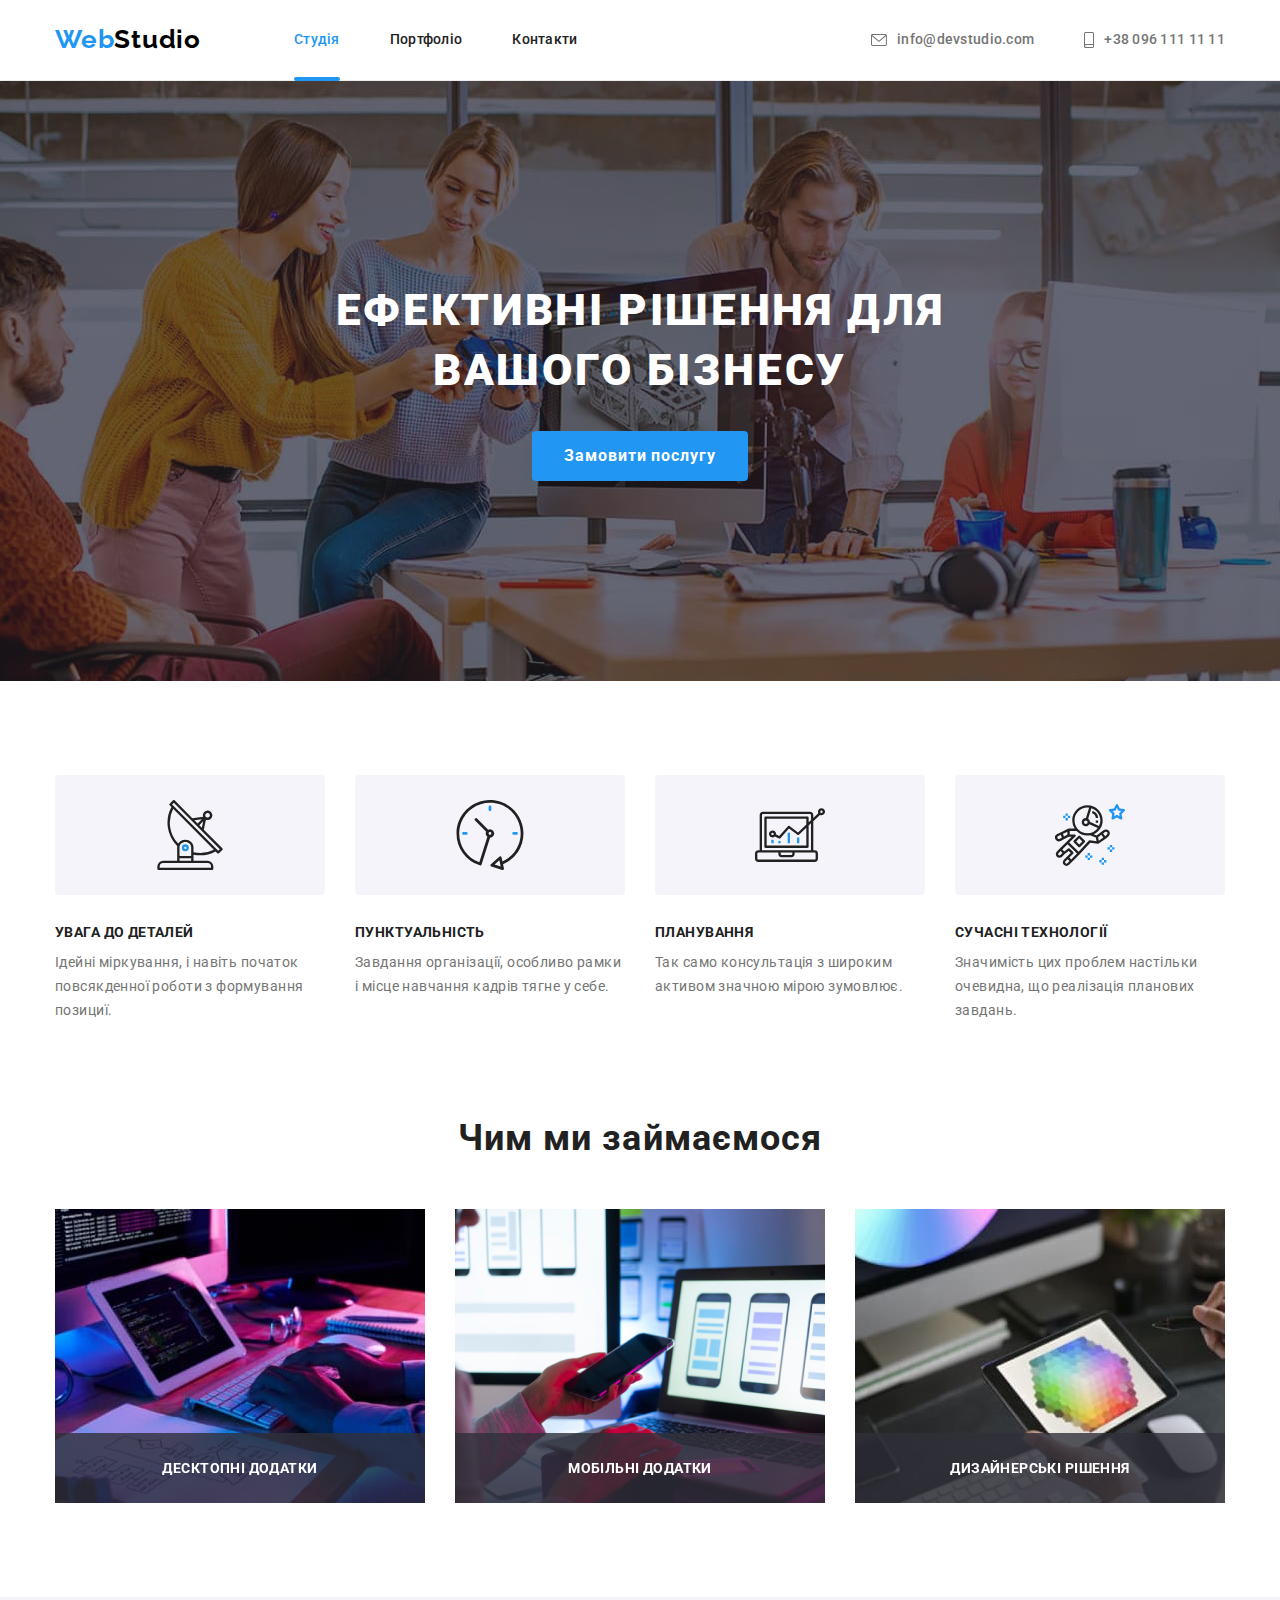
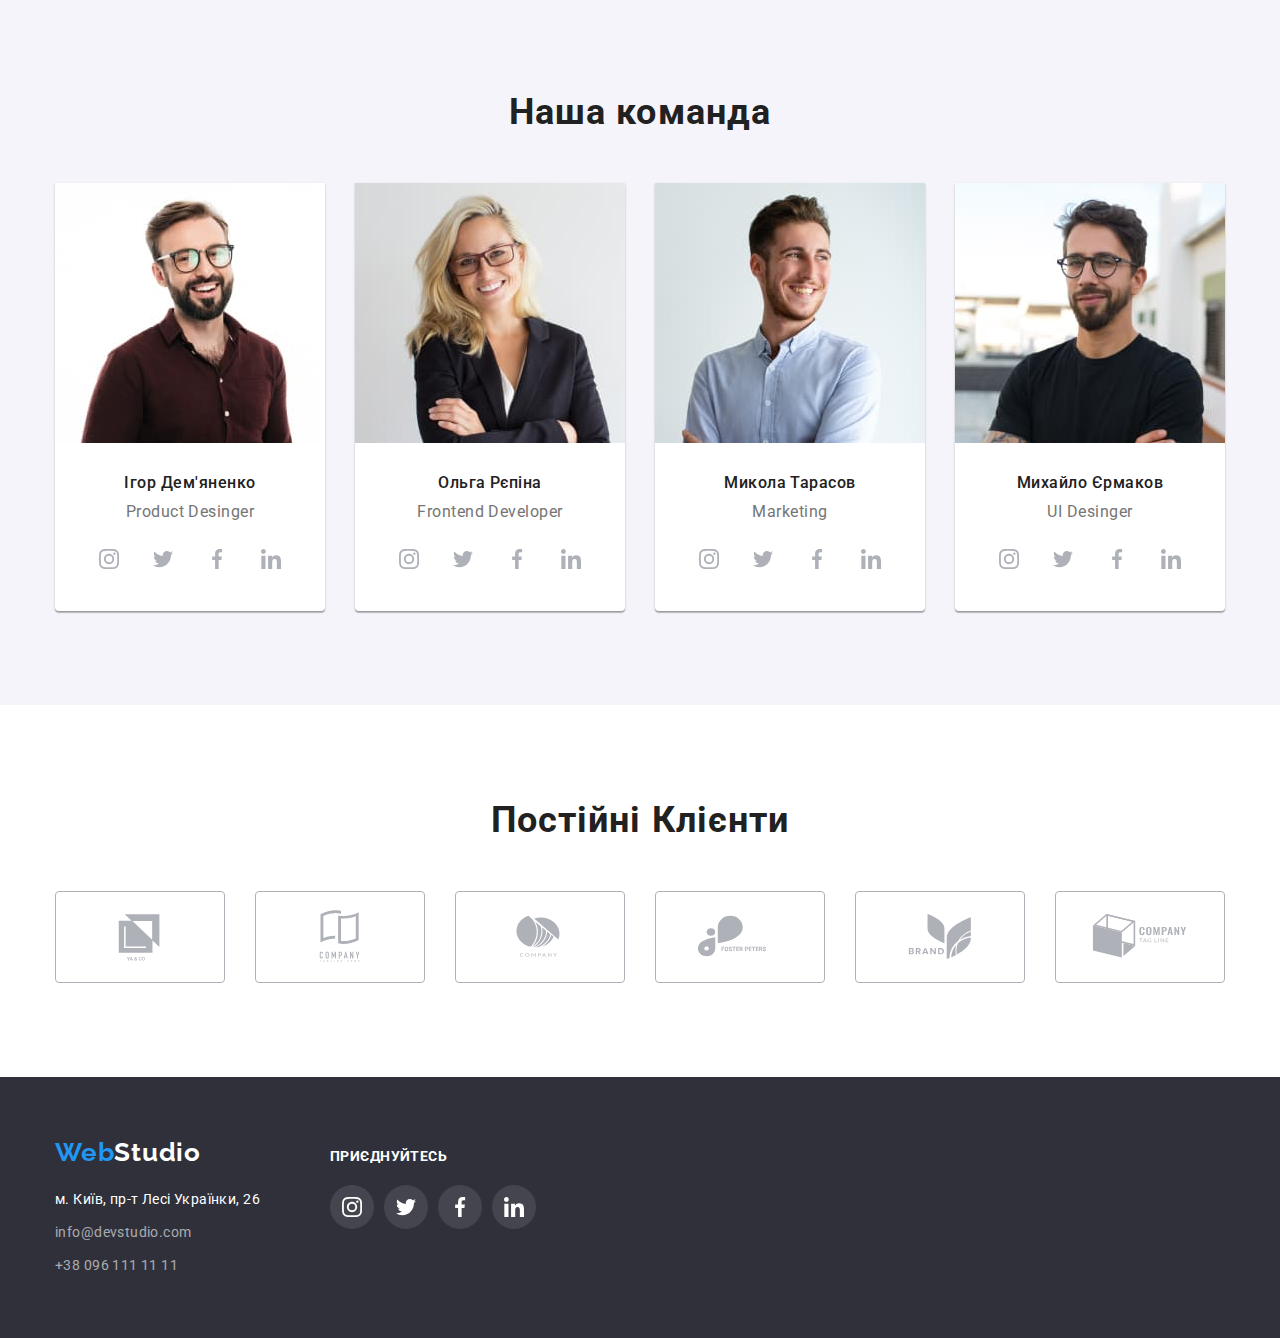
<file: index.html>
<!DOCTYPE html>
<html lang="uk">
  <head>
    <meta charset="UTF-8" />
    <meta http-equiv="X-UA-Compatible" content="IE=edge" />
    <meta name="viewport" content="width=device-width, initial-scale=1.0" />
    <title>Студія</title>
    <link rel="preconnect" href="https://fonts.googleapis.com" />
    <link rel="preconnect" href="https://fonts.gstatic.com" crossorigin />
    <link
      href="https://fonts.googleapis.com/css2?family=Raleway:wght@700&family=Roboto:wght@400;500;700;900&display=swap"
      rel="stylesheet"
    />
    <link
      rel="stylesheet"
      href="https://cdnjs.cloudflare.com/ajax/libs/modern-normalize/1.1.0/modern-normalize.min.css"
    />
    <link rel="stylesheet" href="./css/styles.css" />
  </head>
  <body>
    <!-- head of site -->
    <header class="site-header">
      <div class="container div-nav">
        <nav class="nav">
          <a href="./index.html" class="site-logo"
            ><span class="logo">Web</span>Studio</a
          >
          <ul class="menu-nav list">
            <li class="nav-item">
              <a href="./index.html" class="head-text current">Студія</a>
            </li>
            <li class="nav-item">
              <a href="./portfolio.html" class="head-text">Портфоліо</a>
            </li>
            <li class="nav-item">
              <a href="" class="head-text">Контакти</a>
            </li>
          </ul>
        </nav>
        <ul class="nav-contact list">
          <li class="mail-tel">
            <a href="mailto:info@devstudio.com" class="mail-tel">
              <svg width="16" height="12" class="contact-icons">
                <use
                  class="envelope"
                  href="./images/goit-svg.svg#icon-envelope"
                ></use></svg
              >info@devstudio.com</a
            >
          </li>
          <li class="tel-mail tel">
            <a href="tel:+380961111111" class="tel-mail">
              <svg width="10" height="16" class="contact-icons">
                <use
                  class="smartphone"
                  href="./images/goit-svg.svg#icon-smartphone"
                ></use></svg
              >+38 096 111 11 11</a
            >
          </li>
        </ul>
      </div>
    </header>
    <!-- main content -->
    <main>
      <!-- hero -->
      <section class="hero-section overlay">
        <div class="container hb">
          <h1 class="hero-title">
            ЕФЕКТИВНІ РІШЕННЯ ДЛЯ <br />
            ВАШОГО БІЗНЕСУ
          </h1>
          <button type="button" class="hero-button" data-modal-open>
            Замовити послугу
          </button>
          <div class="backdrop is-hidden" data-modal>
            <div class="modal">
              <button class="close-button" data-modal-close>
                <svg class="close-btn" width="18px" height="18px">
                  <use
                    class="close-icon"
                    href="./images/goit-svg.svg#icon-X"
                  ></use>
                </svg>
              </button>
            </div>
          </div>
        </div>
      </section>
      <!-- our preority -->
      <section class="section">
        <div class="container">
          <h2 class="preority title visually-hidden">Наші переваги</h2>
          <ul class="list preority-ul">
            <li class="preority-li">
              <div class="icons">
                <svg class="preority-icons">
                  <use
                    width="70px"
                    height="70px"
                    href="./images/goit-svg.svg#icon-antenna"
                  ></use>
                </svg>
              </div>
              <h3 class="preority-title">УВАГА ДО ДЕТАЛЕЙ</h3>
              <p class="preority-text">
                Ідейні міркування, і навіть початок повсякденної роботи з
                формування позициї.
              </p>
            </li>
            <li class="preority-li">
              <div class="icons">
                <svg class="preority-icons">
                  <use
                    width="70px"
                    height="70px"
                    href="./images/goit-svg.svg#icon-clock"
                  ></use>
                </svg>
              </div>
              <h3 class="preority-title">ПУНКТУАЛЬНІСТЬ</h3>
              <p class="preority-text">
                Завдання організації, особливо рамки і місце навчання кадрів
                тягне у себе.
              </p>
            </li>
            <li class="preority-li">
              <div class="icons">
                <svg class="preority-icons">
                  <use
                    width="70px"
                    height="70px"
                    href="./images/goit-svg.svg#icon-diagram"
                  ></use>
                </svg>
              </div>
              <h3 class="preority-title">ПЛАНУВАННЯ</h3>
              <p class="preority-text">
                Так само консультація з широким активом значною мірою зумовлює.
              </p>
            </li>
            <li class="preority-li">
              <div class="icons">
                <svg class="preority-icons">
                  <use
                    width="70px"
                    height="70px"
                    href="./images/goit-svg.svg#icon-astronaut"
                  ></use>
                </svg>
              </div>
              <h3 class="preority-title">СУЧАСНІ ТЕХНОЛОГІЇ</h3>
              <p class="preority-text">
                Значимість цих проблем настільки очевидна, що реалізація
                планових завдань.
              </p>
            </li>
          </ul>
        </div>
      </section>

      <!-- our work -->
      <section class="work section">
        <div class="container">
          <h2 class="title work-title">Чим ми займаємося</h2>
          <ul class="list work-ul">
            <li class="work-li">
              <div class="work-div">
                <img
                  class="work-img"
                  src="./images/pic1.jpg"
                  alt="праця за компютером"
                  width="370"
                />
                <div class="text-div">
                  <h3 class="work-text">ДЕСКТОПНІ ДОДАТКИ</h3>
                </div>
              </div>
            </li>
            <li class="work-li">
              <div class="work-div">
                <img
                  class="work-img"
                  src="./images/pic2.jpg"
                  alt="праця за ноутбуком"
                  width="370"
                />
                <div class="text-div">
                  <h3 class="work-text">МОБІЛЬНІ ДОДАТКИ</h3>
                </div>
              </div>
            </li>
            <li class="work-li">
              <div class="work-div">
                <img
                  class="work-img"
                  src="./images/pic3.jpg"
                  alt="праця на планшеті"
                  width="370"
                />
                <div class="text-div">
                  <h3 class="work-text">Дизайнерські рішення</h3>
                </div>
              </div>
            </li>
          </ul>
        </div>
      </section>
      <!-- our team -->
      <section class="section our-team">
        <div class="container">
          <h2 class="title team-name">Наша команда</h2>
          <ul class="list team-ul">
            <li class="team-li">
              <img src="./images/team1.jpg" alt="Тиммейт1" width="270" />
              <div class="team">
                <h3 class="team-title">Ігор Дем'яненко</h3>
                <p lang="en" class="team-text">Product Desinger</p>
                <ul class="list">
                  <li class="social-list">
                    <a href="" class="social-links">
                      <svg width="20px" height="20px">
                        <use
                          class="social-icon"
                          href="./images/goit-svg.svg#icon-instagram"
                        ></use>
                      </svg>
                    </a>
                  </li>
                  <li class="social-list">
                    <a href="" class="social-links">
                      <svg width="20px" height="20px">
                        <use
                          class="social-icon"
                          href="./images/goit-svg.svg#icon-twitter"
                        ></use>
                      </svg>
                    </a>
                  </li>
                  <li class="social-list">
                    <a href="" class="social-links">
                      <svg width="20px" height="20px">
                        <use
                          class="social-icon"
                          href="./images/goit-svg.svg#icon-facebook"
                        ></use>
                      </svg>
                    </a>
                  </li>
                  <li class="social-list">
                    <a href="" class="social-links">
                      <svg width="20px" height="20px">
                        <use
                          class="social-icon"
                          href="./images/goit-svg.svg#icon-linkedin"
                        ></use>
                      </svg>
                    </a>
                  </li>
                </ul>
              </div>
            </li>
            <li class="team-li">
              <img src="./images/team2.jpg" alt="тиммейт2" width="270" />
              <div class="team">
                <h3 class="team-title">Ольга Рєпіна</h3>
                <p lang="en" class="team-text">Frontend Developer</p>
                <ul class="list">
                  <li class="social-list">
                    <a href="" class="social-links">
                      <svg width="20px" height="20px">
                        <use
                          class="social-icon"
                          href="./images/goit-svg.svg#icon-instagram"
                        ></use>
                      </svg>
                    </a>
                  </li>
                  <li class="social-list">
                    <a href="" class="social-links">
                      <svg width="20px" height="20px">
                        <use
                          class="social-icon"
                          href="./images/goit-svg.svg#icon-twitter"
                        ></use>
                      </svg>
                    </a>
                  </li>
                  <li class="social-list">
                    <a href="" class="social-links">
                      <svg width="20px" height="20px">
                        <use
                          class="social-icon"
                          href="./images/goit-svg.svg#icon-facebook"
                        ></use>
                      </svg>
                    </a>
                  </li>
                  <li class="social-list">
                    <a href="" class="social-links">
                      <svg width="20px" height="20px">
                        <use
                          class="social-icon"
                          href="./images/goit-svg.svg#icon-linkedin"
                        ></use>
                      </svg>
                    </a>
                  </li>
                </ul>
              </div>
            </li>
            <li class="team-li">
              <img src="./images/team3.jpg" alt="тиммейт3" width="270" />
              <div class="team">
                <h3 class="team-title">Микола Тарасов</h3>
                <p lang="en" class="team-text">Marketing</p>
                <ul class="list">
                  <li class="social-list">
                    <a href="" class="social-links">
                      <svg width="20px" height="20px">
                        <use
                          class="social-icon"
                          href="./images/goit-svg.svg#icon-instagram"
                        ></use>
                      </svg>
                    </a>
                  </li>
                  <li class="social-list">
                    <a href="" class="social-links">
                      <svg width="20px" height="20px">
                        <use
                          class="social-icon"
                          href="./images/goit-svg.svg#icon-twitter"
                        ></use>
                      </svg>
                    </a>
                  </li>
                  <li class="social-list">
                    <a href="" class="social-links">
                      <svg width="20px" height="20px">
                        <use
                          class="social-icon"
                          href="./images/goit-svg.svg#icon-facebook"
                        ></use>
                      </svg>
                    </a>
                  </li>
                  <li class="social-list">
                    <a href="" class="social-links">
                      <svg width="20px" height="20px">
                        <use
                          class="social-icon"
                          href="./images/goit-svg.svg#icon-linkedin"
                        ></use>
                      </svg>
                    </a>
                  </li>
                </ul>
              </div>
            </li>
            <li class="team-li">
              <img src="./images/team4.jpg" alt="тиммейт4" width="270" />
              <div class="team">
                <h3 class="team-title">Михайло Єрмаков</h3>
                <p lang="en" class="team-text">UI Desinger</p>
                <ul class="list">
                  <li class="social-list">
                    <a href="" class="social-links">
                      <svg width="20px" height="20px">
                        <use
                          class="social-icon"
                          href="./images/goit-svg.svg#icon-instagram"
                        ></use>
                      </svg>
                    </a>
                  </li>
                  <li class="social-list">
                    <a href="" class="social-links">
                      <svg width="20px" height="20px">
                        <use
                          class="social-icon"
                          href="./images/goit-svg.svg#icon-twitter"
                        ></use>
                      </svg>
                    </a>
                  </li>
                  <li class="social-list">
                    <a href="" class="social-links">
                      <svg width="20px" height="20px">
                        <use
                          class="social-icon"
                          href="./images/goit-svg.svg#icon-facebook"
                        ></use>
                      </svg>
                    </a>
                  </li>
                  <li class="social-list">
                    <a href="" class="social-links">
                      <svg width="20px" height="20px">
                        <use
                          class="social-icon"
                          href="./images/goit-svg.svg#icon-linkedin"
                        ></use>
                      </svg>
                    </a>
                  </li>
                </ul>
              </div>
            </li>
          </ul>
        </div>
      </section>
      <!-- clients -->
      <section class="section">
        <div class="container clients">
          <h2 class="clients-title title">Постійні Клієнти</h2>
          <ul clients-ul list>
            <li class="clients-list">
              <a class="clients-links" href="">
                <svg class="clients-icons" width="106px" height="60px">
                  <use
                    class="icon"
                    href="./images/goit-svg.svg#icon-logo"
                  ></use>
                </svg>
              </a>
            </li>
            <li class="clients-list">
              <a class="clients-links" href="">
                <svg class="clients-icons" width="106px" height="60px">
                  <use
                    class="icon"
                    href="./images/goit-svg.svg#icon-logo2"
                  ></use>
                </svg>
              </a>
            </li>
            <li class="clients-list">
              <a class="clients-links" href="">
                <svg class="clients-icons" width="106px" height="60px">
                  <use
                    class="icon"
                    href="./images/goit-svg.svg#icon-logo3"
                  ></use>
                </svg>
              </a>
            </li>
            <li class="clients-list">
              <a class="clients-links" href="" width="170px">
                <svg class="clients-icons" width="106px" height="60px">
                  <use
                    class="icon"
                    href="./images/goit-svg.svg#icon-logo4"
                  ></use>
                </svg>
              </a>
            </li>
            <li class="clients-list">
              <a class="clients-links" href="">
                <svg class="clients-icons" width="106px" height="60px">
                  <use
                    class="icon"
                    href="./images/goit-svg.svg#icon-logo5"
                  ></use>
                </svg>
              </a>
            </li>
            <li class="clients-list">
              <a class="clients-links" href="">
                <svg class="clients-icons" width="106px" height="60px">
                  <use
                    class="icon"
                    href="./images/goit-svg.svg#icon-logo6"
                  ></use>
                </svg>
              </a>
            </li>
          </ul>
        </div>
      </section>
    </main>
    <!-- Footer of site -->
    <footer class="site-footer">
      <div class="container footer-div">
        <div class="footer-cont">
          <a href="./index.html" class="site-logo"
            ><span class="logo">Web</span
            ><span class="foot-logo">Studio</span></a
          >
          <address class="footer-nav">
            <ul class="list footer-ul">
              <li class="footer-li">
                <span class="footer-address"
                  >м. Київ, пр-т Лесі Українки, 26</span
                >
              </li>
              <li class="footer-li">
                <a href="mailto:info@devstudio.com" class="footer-mail"
                  >info@devstudio.com</a
                >
              </li>
              <li class="footer-li">
                <a href="tel:+380961111111" class="footer-tel"
                  >+38 096 111 11 11</a
                >
              </li>
            </ul>
          </address>
        </div>
        <div class="footer-social">
          <span class="join">Приєднуйтесь</span>
          <ul>
            <li class="social-list">
              <a href="" class="footer-links">
                <svg width="20px" height="20px">
                  <use
                    class="footer-icons"
                    href="./images/goit-svg.svg#icon-instagram"
                  ></use>
                </svg>
              </a>
            </li>
            <li class="social-list">
              <a href="" class="footer-links">
                <svg width="20px" height="20px">
                  <use
                    class="footer-icons"
                    href="./images/goit-svg.svg#icon-twitter"
                  ></use>
                </svg>
              </a>
            </li>
            <li class="social-list">
              <a href="" class="footer-links">
                <svg width="20px" height="20px">
                  <use
                    class="footer-icons"
                    href="./images/goit-svg.svg#icon-facebook"
                  ></use>
                </svg>
              </a>
            </li>
            <li class="social-list">
              <a href="" class="footer-links">
                <svg width="20px" height="20px">
                  <use
                    class="footer-icons"
                    href="./images/goit-svg.svg#icon-linkedin"
                  ></use>
                </svg>
              </a>
            </li>
          </ul>
        </div>
      </div>
    </footer>
    <script src="./js/modal.js"></script>
  </body>
</html>
</file>
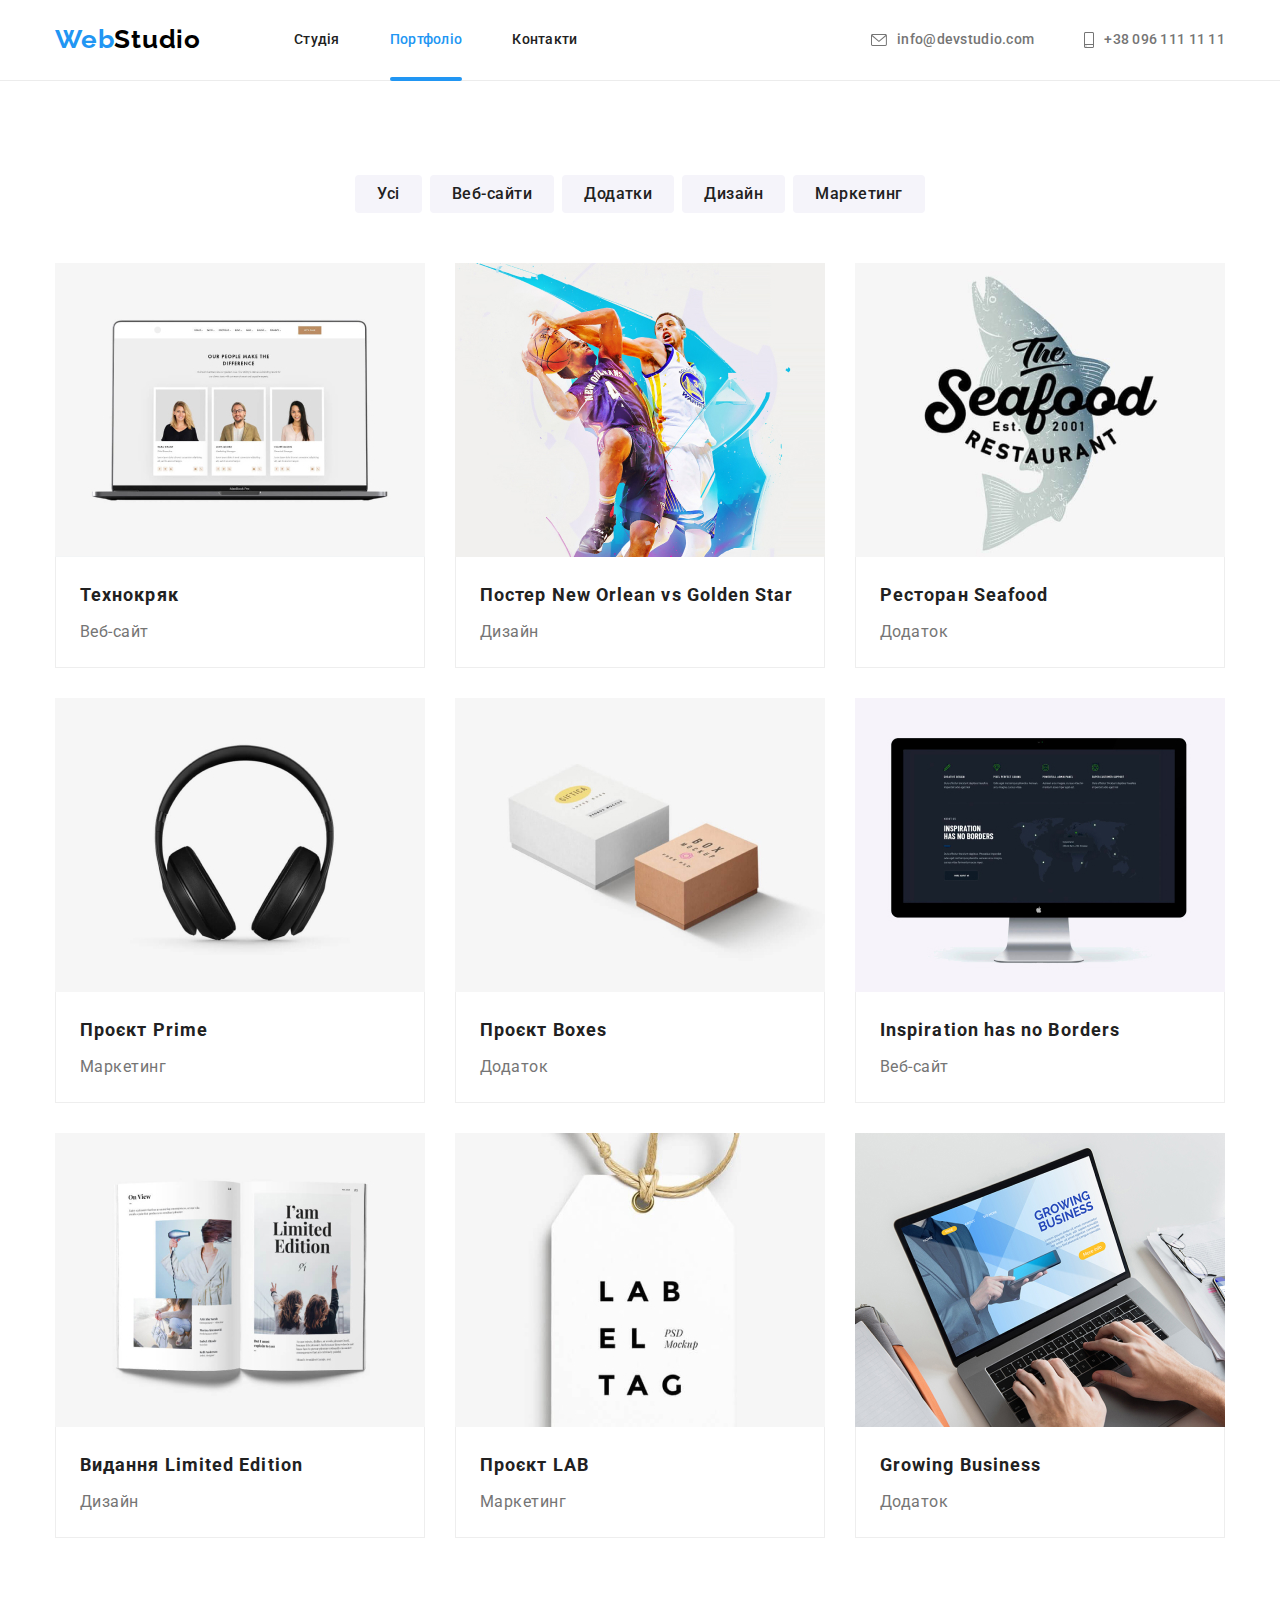
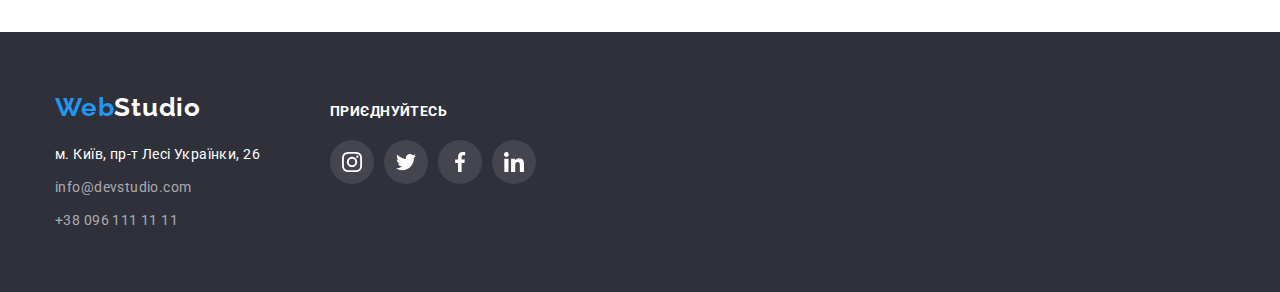
<file: portfolio.html>
<!DOCTYPE html>
<html lang="uk">
  <head>
    <meta charset="UTF-8" />
    <meta http-equiv="X-UA-Compatible" content="IE=edge" />
    <meta name="viewport" content="width=device-width, initial-scale=1.0" />
    <title>Студія</title>
    <link rel="preconnect" href="https://fonts.googleapis.com" />
    <link rel="preconnect" href="https://fonts.gstatic.com" crossorigin />
    <link
      href="https://fonts.googleapis.com/css2?family=Raleway:wght@700&family=Roboto:wght@400;500;700;900&display=swap"
      rel="stylesheet"
    />
    <link
      rel="stylesheet"
      href="https://cdnjs.cloudflare.com/ajax/libs/modern-normalize/1.1.0/modern-normalize.min.css"
    />
    <link rel="stylesheet" href="./css/styles.css" />
  </head>
  <body>
    <header class="site-header">
      <div class="container div-nav">
        <nav class="nav">
          <a href="./index.html" class="site-logo"
            ><span class="logo">Web</span>Studio</a
          >
          <ul class="menu-nav list">
            <li class="nav-item">
              <a href="./index.html" class="head-text">Студія</a>
            </li>
            <li class="nav-item">
              <a href="./portfolio.html" class="head-text current">Портфоліо</a>
            </li>
            <li class="nav-item">
              <a href="" class="head-text">Контакти</a>
            </li>
          </ul>
        </nav>
        <ul class="nav-contact list">
          <li class="mail-tel">
            <a href="mailto:info@devstudio.com" class="mail-tel">
              <svg width="16" height="12" class="contact-icons">
                <use
                  class="envelope"
                  href="./images/goit-svg.svg#icon-envelope"
                ></use></svg
              >info@devstudio.com</a
            >
          </li>
          <li class="tel-mail tel">
            <a href="tel:+380961111111" class="tel-mail">
              <svg width="10" height="16" class="contact-icons">
                <use
                  class="smartphone"
                  href="./images/goit-svg.svg#icon-smartphone"
                ></use></svg
              >+38 096 111 11 11</a
            >
          </li>
        </ul>
      </div>
    </header>

    <main>
      <section class="section">
        <div class="container">
          <h1 class="visually-hidden">Вітрина"</h1>
          <div class="filters">
            <ul class="list bottom-list">
              <li>
                <button type="button" class="button filters-btn">Усі</button>
              </li>
              <li>
                <button type="button" class="button filters-btn">
                  Веб-сайти
                </button>
              </li>
              <li>
                <button type="button" class="button filters-btn">
                  Додатки
                </button>
              </li>
              <li>
                <button type="button" class="button filters-btn">Дизайн</button>
              </li>
              <li>
                <button type="button" class="button filters-btn">
                  Маркетинг
                </button>
              </li>
            </ul>
          </div>
          <div class="showcase-div">
            <ul class="list scase">
              <li class="li-scase">
                <a href="" class="scase-link">
                  <div class="img-div">
                    <img
                      class="scase-img"
                      src="./images/portfolio/showcase.jpg"
                      alt="сайт Технокряк"
                      width="370"
                    />
                    <div class="case-div">
                      <p class="case-p">
                        Ресурс пропонує комплексні пропозиції з різним рівнем
                        функціоналу та сервісів. Все це дозволить відвідувачу
                        отримати вичерпні відомості про компанію чи приватну
                        особу.
                      </p>
                    </div>
                  </div>

                  <div class="sc-pad">
                    <h2 class="scase-title">Технокряк</h2>
                    <p class="scase-text">Веб-сайт</p>
                  </div>
                </a>
              </li>
              <li class="li-scase">
                <a href="" class="scase-link">
                  <img
                    class="scase-img"
                    src="./images/portfolio/showcase2.jpg"
                    alt="Баскетбольний постер"
                    width="370"
                  />
                  <div class="sc-pad">
                    <h2 class="scase-title">
                      Постер New Orlean vs Golden Star
                    </h2>
                    <p class="scase-text">Дизайн</p>
                  </div>
                </a>
              </li>
              <li class="li-scase">
                <a href="" class="scase-link">
                  <img
                    class="scase-img"
                    src="./images/portfolio/showcase3.jpg"
                    alt="Додаток ресторану"
                    width="370"
                  />
                  <div class="sc-pad">
                    <h2 class="scase-title">Ресторан Seafood</h2>
                    <p class="scase-text">Додаток</p>
                  </div>
                </a>
              </li>
              <li class="li-scase">
                <a href="" class="scase-link">
                  <img
                    class="scase-img"
                    src="./images/portfolio/showcase4.jpg"
                    alt="фото навушників"
                    width="370"
                  />
                  <div class="sc-pad">
                    <h2 class="scase-title">Проєкт Prime</h2>
                    <p class="scase-text">Маркетинг</p>
                  </div>
                </a>
              </li>
              <li class="li-scase">
                <a href="" class="scase-link">
                  <img
                    class="scase-img"
                    src="./images/portfolio/showcase5.jpg"
                    alt="Додаток Коробок"
                    width="370"
                  />
                  <div class="sc-pad">
                    <h2 class="scase-title">Проєкт Boxes</h2>
                    <p class="scase-text">Додаток</p>
                  </div>
                </a>
              </li>
              <li class="li-scase">
                <a href="" class="scase-link">
                  <img
                    class="scase-img"
                    src="./images/portfolio/showcase6.jpg"
                    alt="Сайт натхнення"
                    width="370"
                  />
                  <div class="sc-pad">
                    <h2 lang="en" class="scase-title">
                      Inspiration has no Borders
                    </h2>
                    <p class="scase-text">Веб-сайт</p>
                  </div>
                </a>
              </li>
              <li class="li-scase">
                <a href="" class="scase-link">
                  <img
                    class="scase-img"
                    src="./images/portfolio/showcase7.jpg"
                    alt="Дизайн видання"
                    width="370"
                  />
                  <div class="sc-pad">
                    <h2 class="scase-title">Видання Limited Edition</h2>
                    <p class="scase-text">Дизайн</p>
                  </div>
                </a>
              </li>
              <li class="li-scase">
                <a href="" class="scase-link">
                  <img
                    class="scase-img"
                    src="./images/portfolio/showcase8.jpg"
                    alt="Фото проекта"
                    width="370"
                  />
                  <div class="sc-pad">
                    <h2 class="scase-title">Проєкт LAB</h2>
                    <p class="scase-text">Маркетинг</p>
                  </div>
                </a>
              </li>
              <li class="li-scase">
                <a href="" class="scase-link">
                  <img
                    class="scase-img"
                    src="./images/portfolio/showcase9.jpg"
                    alt="фото додадтка"
                    width="370"
                  />
                  <div class="sc-pad">
                    <h2 lang="en" class="scase-title">Growing Business</h2>
                    <p class="scase-text">Додаток</p>
                  </div>
                </a>
              </li>
            </ul>
          </div>
        </div>
      </section>
    </main>
    <footer class="site-footer">
      <div class="container footer-div">
        <div class="footer-cont">
          <a href="./index.html" class="site-logo"
            ><span class="logo">Web</span
            ><span class="foot-logo">Studio</span></a
          >
          <address class="footer-nav">
            <ul class="list footer-ul">
              <li class="footer-li">
                <span class="footer-address"
                  >м. Київ, пр-т Лесі Українки, 26</span
                >
              </li>
              <li class="footer-li">
                <a href="mailto:info@devstudio.com" class="footer-mail"
                  >info@devstudio.com</a
                >
              </li>
              <li class="footer-li">
                <a href="tel:+380961111111" class="footer-tel"
                  >+38 096 111 11 11</a
                >
              </li>
            </ul>
          </address>
        </div>
        <div class="footer-social">
          <span class="join">Приєднуйтесь</span>
          <ul>
            <li class="social-list">
              <a href="" class="footer-links">
                <svg width="20px" height="20px">
                  <use
                    class="footer-icons"
                    href="./images/goit-svg.svg#icon-instagram"
                  ></use>
                </svg>
              </a>
            </li>
            <li class="social-list">
              <a href="" class="footer-links">
                <svg width="20px" height="20px">
                  <use
                    class="footer-icons"
                    href="./images/goit-svg.svg#icon-twitter"
                  ></use>
                </svg>
              </a>
            </li>
            <li class="social-list">
              <a href="" class="footer-links">
                <svg width="20px" height="20px">
                  <use
                    class="footer-icons"
                    href="./images/goit-svg.svg#icon-facebook"
                  ></use>
                </svg>
              </a>
            </li>
            <li class="social-list">
              <a href="" class="footer-links">
                <svg width="20px" height="20px">
                  <use
                    class="footer-icons"
                    href="./images/goit-svg.svg#icon-linkedin"
                  ></use>
                </svg>
              </a>
            </li>
          </ul>
        </div>
      </div>
    </footer>
  </body>
</html>
</file>
<file: css/styles.css>
/* Цветовая палира макета 
главный цвет #212121 
цвет ховера и лого #2196F3
второй цвет лого #000000
цвет текста #757575
white color #FFFFFF
цвет контактов rgba(255, 255, 255, 0.6)
цвет бг #2F303A
тени rgba(0, 0, 0, 0.25)
бг сайта #F5F5F5
*/

/* https: //cdnjs.cloudflare.com/ajax/libs/modern-normalize/1.0.0/modern-normalize.min.css
нормализация сьтилей. */

/* 
html {
    box-sizing: border-box;   
} 

*,
*::before,
*::after {
    box-sizing: inherit;
}
*/

img {
    display: block;
    max-width: 100%;
}

:root {
    --primary-text-color: #212121;
    --text-color: #757575;
    --accent-color: #2196F3;
    --logo-color: #000000;
    --white-color: #FFFFFF;
    --contact-color: rgba(255, 255, 255, 0.6);
    --bg-color: #2F303A;
    --text-shadow: rgba(0, 0, 0, 0.25);
    --site-bg: #F5F5F5;
    --bg-button: #F5F4FA;
    --hidden-bg: #188CE8;
    --herader-border: #ECECEC;
    --border-bottom: #EEEEEE;
    --overlay: rgba(47, 48, 58, 0.4);
    --overlay2: #C4C4C4;
    --bg-logo: #AFB1B8;
    --clients: #AFB1B8;
    --bg-social: rgba(255, 255, 255, 0.1);
    --modal-bg: rgba(0, 0, 0, 0.2);

}


body {
    font-family: 'Roboto', sans-serif;
    color: var(--primary-text-color);
    background: var(--white-color);
}

a {
    text-decoration: none;
}

button,
ul,
p,
h1,
h2,
h3,
h4,
h5 {
    letter-spacing: 0.03em;
    margin: 0;
}



.list {
    margin-left: 0px;
    margin-right: 0px;
    list-style: none;
}

.nav-item {
    margin: 0;
}


.container {
    width: 1200px;
    padding-left: 15px;
    padding-right: 15px;
    margin-left: auto;
    margin-right: auto;
}

/* head styles */
.div-nav {
    display: flex;
    align-items: center;

}

.site-header {
    background: var(--white-color);
    border-style: solid;
    border-width: 0 0 1px 0;
    border-color: var(--herader-border);
}

/* logo styles */
.site-logo {
    display: inline-block;
    align-items: center;
    font-family: 'Raleway';
    font-style: normal;
    font-weight: 700;
    font-size: 26px;
    line-height: 1.19;
    letter-spacing: 0.03em;
    color: var(--logo-color);
    text-shadow: var(--text-shadow);
    margin-right: 93px;
    margin-bottom: 25px;
    margin-top: 24px;
}

.logo {
    font-family: 'Raleway';
    color: var(--accent-color);
}

/* nav styles */


.nav {
    display: flex;
}



.menu-nav {
    display: flex;
    align-items: center;
    font-style: normal;
    font-weight: 500;
    font-size: 14px;
    line-height: 1.12;
    letter-spacing: 0.02em;
    color: var(--primary-text-color);
    padding: 0;
    margin-left: 0;
}

.menu-nav .nav-item+.nav-item {
    margin-left: 50px;
}


.head-text {
    display: block;
    color: var(--primary-text-color);
    padding: 32px 0;
    transition-property: color;
    transition-duration: 250ms;
    transition-timing-function: cubic-bezier(0.4, 0, 0.2, 1);
}

.nav-item {
    position: relative;
}

.current:after {
    position: absolute;
    display: block;
    left: 0%;
    bottom: -1%;
    content: '';
    width: 100%;
    height: 4px;
    background-color: var(--accent-color);
    border-radius: 2px;
}



.menu-nav .head-text.current {
    color: var(--accent-color);
}

.head-text:hover,
.head-text:focus {
    color: var(--accent-color);
}


.nav-contact {
    display: flex;
    font-style: normal;
    font-weight: 500;
    font-size: 14px;
    line-height: 1.12;
    letter-spacing: 0.02em;
    color: var(--text-color);
    margin-left: auto;
    padding: 0;

}

.contact-icons {
    margin-right: 10px;
    fill: currentColor;
}



.tel {
    margin-left: 50px;
}

.mail-tel {
    display: flex;
    align-items: center;
    color: var(--text-color);
    transition-property: color;
    transition-duration: 250ms;
    transition-timing-function: cubic-bezier(0.4, 0, 0.2, 1);
}

.mail-tel:hover,
.mail-tel:focus {
    color: var(--accent-color);
}

.mail {
    color: var(--text-color);
}

ul>.mail {
    padding-left: 0px;
}

.smartphone {
    margin-left: 10px;
    fill: currentColor;
}

.tel-mail {
    display: flex;
    align-items: center;
    color: var(--text-color);
    transition-property: color;
    transition-duration: 250ms;
    transition-timing-function: cubic-bezier(0.4, 0, 0.2, 1);
}

.tel-mail:hover,
.tel-mail:focus {
    color: var(--accent-color);
}


/* main styles */

.hero-section {
    padding-top: 200px;
    padding-bottom: 200px;
    background: var(--overlay2);
}

.overlay {
    max-width: 1600px;
    height: 600px;
    margin-left: auto;
    margin-right: auto;
    background-image: linear-gradient(rgba(47, 48, 58, 0.4),
            rgba(47, 48, 58, 0.4)),
        url(../images/bg.jpg);
    background-repeat: no-repeat;
    background-position: center;
    background-size: cover;

}

.section {
    padding-top: 94px;
    padding-bottom: 94px;
}

/* hero styles */
.hero-container {
    text-align: center;
    text-transform: uppercase;
}



.hero-title {
    font-style: normal;
    font-weight: 900;
    font-size: 44px;
    line-height: 1.36;
    letter-spacing: 0.06em;
    color: var(--white-color);
    text-transform: uppercase;
    text-align: center;
}

.hero-button {
    font-family: 'Roboto';
    font-style: normal;
    font-weight: 700;
    font-size: 16px;
    line-height: 1.87;
    cursor: pointer;
    color: var(--white-color);
    background: var(--accent-color);
    letter-spacing: 0.06em;
    margin-top: 30px;
    border: 0;
    padding: 10px 32px;
    border-radius: 4px;
    transition-property: background;
    transition-duration: 250ms;
    transition-timing-function: cubic-bezier(0.4, 0, 0.2, 1);

}

.hb {
    align-items: center;
    text-align: center;
}



.hero-button:hover,
.hero-button:focus {
    background: var(--hidden-bg);
}

/* modal window start */

.backdrop {
    position: fixed;
    top: 0;
    left: 0;
    width: 100%;
    height: 100%;
    background: var(--modal-bg);

    opacity: 1;
    transition-property: opacity;
    transition-duration: 250ms;
    transition-timing-function: cubic-bezier(0.4, 0, 0.2, 1);
}

.backdrop.is-hidden {
    opacity: 0;
    pointer-events: none;
}

.backdrop.backdrop.is-hidden .modal {
    opacity: 0;
}

.modal {
    position: absolute;
    top: 50%;
    left: 50%;
    transform: translate(-50%, -50%);
    min-width: 528px;
    min-height: 581px;
    background: var(--white-color);
    box-shadow: 0px 1px 3px rgba(0, 0, 0, 0.12), 0px 1px 1px rgba(0, 0, 0, 0.14), 0px 2px 1px rgba(0, 0, 0, 0.2);
    border-radius: 4px;
    opacity: 1;
    transition-property: opacity;
    transition-duration: 250ms;
    transition-timing-function: cubic-bezier(0.4, 0, 0.2, 1);
}

.close-button {
    position: absolute;
    top: 8px;
    right: 8px;
    display: flex;
    justify-content: center;
    align-items: center;
    width: 30px;
    height: 30px;
    border-radius: 50%;
    border: 1px solid rgba(0, 0, 0, 0.1);
    background-color: var(--white-color);
    cursor: pointer;
}

.close-icon {
    fill: currentColor;
}

/* modal window end */

/* preority styles */
.visually-hidden {
    position: absolute;
    width: 1px;
    height: 1px;
    margin: -1px;
    border: 0;
    padding: 0;
    white-space: nowrap;
    clip-path: inset(100%);
    clip: rect(0 0 0 0);
    overflow: hidden;
}

.preority-ul {
    display: flex;
    padding-left: 0;
}

.preority-ul .preority-li+.preority-li {
    margin-left: 30px;
}

.preority-li {
    flex-basis: calc((100% - 90px) / 4);
    padding: 0;
}


.icons {
    display: flex;
    align-items: center;
    justify-content: center;

    height: 120px;
    background: var(--bg-button);
    border-radius: 4px;

    margin-bottom: 30px;
}

.preority-icons {
    width: 70px;
    height: 70px;
    fill: currentColor;
}


.preority-title {
    font-size: 14px;
    line-height: 1.14;
    letter-spacing: 0.03em;
    text-transform: uppercase;
    margin-bottom: 10px;
}


.preority-text {
    font-size: 14px;
    line-height: 1.71;
    letter-spacing: 0.03em;
    color: var(--text-color);
}

/* work styles */

.work.section {
    padding-top: 0;
}


.work-ul {
    display: flex;
    flex-direction: row;
    padding: 0;
}

.work-ul .work-li+.work-li {
    margin-left: 30px;
}

.work-div {
    position: relative;
}

.text-div {
    position: absolute;
    display: flex;
    justify-content: center;
    align-items: center;
    bottom: 0;
    left: 0;
    width: 100%;
    height: 70px;
    background: rgba(47, 48, 58, 0.8);
}

.work-text {

    font-size: 14px;
    line-height: 1.16;
    text-align: center;
    letter-spacing: 0.03em;
    text-transform: uppercase;
    color: var(--white-color);

}

.title {
    font-style: normal;
    font-size: 36px;
    line-height: 1.17;
    letter-spacing: 0.03em;
    color: var(--primary-text-color);
    text-align: center;
    margin-bottom: 50px;
}

/* team styles */

.section.our-team {
    background-color: var(--bg-button);
}



.team-ul {
    display: flex;
    flex-direction: row;
    justify-content: space-between;
    padding: 0;
}

.team>ul {
    display: flex;
    max-width: 206px;
    max-height: 44px;
    padding: 0px;

    margin-left: auto;
    margin-right: auto;
}

.team-title {
    font-weight: 500;
    font-size: 16px;
    line-height: 1.19;
    letter-spacing: 0.03em;
    margin-bottom: 10px;
}


.team-text {
    font-size: 16px;
    line-height: 1.19;
    letter-spacing: 0.03em;
    color: var(--text-color);
    margin-bottom: 16px;

}

.team-li {
    flex-basis: calc((100% - 90px) / 4);
    background-color: var(--border-bottom);
    background: var(--white-color);
    box-shadow: 0px 1px 3px rgba(0, 0, 0, 0.12), 0px 1px 1px rgba(0, 0, 0, 0.14), 0px 2px 1px rgba(0, 0, 0, 0.2);
    border-radius: 0px 0px 4px 4px;

}

.team {
    padding: 30px 0;
    text-align: center;
}

.social-links {
    display: flex;
    justify-content: center;
    align-items: center;
    width: 44px;
    min-height: 44px;
    color: var(--bg-logo);
    background-color: var(--white-color);
    border-radius: 50%;
    transition-property: color, background-color;
    transition-duration: 250ms;
    transition-timing-function: cubic-bezier(0.4, 0, 0.2, 1);
}

.social-links:hover,
.social-links:focus {
    color: var(--white-color);
    background-color: var(--accent-color);

}

.social-list+.social-list {
    margin-left: 10px;
}

.social-icon {
    fill: currentColor;
}

/* our clients */

.clients>ul {
    display: flex;
    padding: 0px;
    list-style: none;
    gap: 30px;

}

.clients-list {
    flex-basis: calc((100% - 150px) / 6);
}

.clients-links {
    display: flex;
    justify-content: center;
    align-items: center;
    height: 92px;
    color: var(--clients);
    border-radius: 4px;
    border: 1px solid var(--bg-logo);
    transition: color, border;
    transition-duration: 250ms;
    transition-timing-function: cubic-bezier(0.4, 0, 0.2, 1);


}

.clients-links:hover,
.clients-links:focus {
    color: var(--accent-color);
    border: 1px solid var(--accent-color);

}

.icon {
    fill: currentColor;
}

/* footer styles */


.site-footer {
    background: var(--bg-color);
    padding-top: 60px;
    padding-bottom: 60px;
}

.footer-cont>a {
    padding: 0;
}

.foot-logo {
    color: var(--white-color);
    padding: 0;
}



.footer-div .site-logo {
    margin-bottom: 20px;
}

.footer-ul {
    padding: 0;
}

.footer-li:not(:last-child) {
    margin-bottom: 9px;
}



/* address styles */

.footer-address {
    color: var(--white-color);

}

.footer-nav {
    font-style: normal;
    font-weight: 400;
    font-size: 14px;
    line-height: 1.71;
    letter-spacing: 0.03em;
}

.footer-mail,
.footer-tel {
    color: var(--contact-color);
    transition: color;
    transition-duration: 250ms;
    transition-timing-function: cubic-bezier(0.4, 0, 0.2, 1);

}

.footer-mail:hover,
.footer-mail:focus {
    color: var(--accent-color);
}

.footer-tel:hover,
.footer-tel:focus {
    color: var(--accent-color);
}

.footer-div {
    display: flex;
    align-items: baseline;

}

.footer-cont .site-logo {
    margin-top: 0;
    margin-right: 0;
}

.footer-social {

    font-weight: 700;
    font-size: 14px;
    line-height: 1.14;
    letter-spacing: 0.03em;
    text-transform: uppercase;

    color: #FFFFFF;
    margin-left: 70px;

}

.footer-social>ul {
    display: flex;
    padding: 0px;
    list-style: none;
    margin-top: 20px;
}

.footer-links {
    display: flex;
    justify-content: center;
    align-items: center;
    width: 44px;
    min-height: 44px;
    color: var(--white-color);
    background-color: var(--bg-social);
    border-radius: 50%;
    transition-property: background-color;
    transition-duration: 250ms;
    transition-timing-function: cubic-bezier(0.4, 0, 0.2, 1);
}

.footer-links:hover,
.footer-links:focus {
    background-color: var(--accent-color);
}

.footer-icons {
    fill: currentColor;
}

/* portfolio decor */

.button {
    font-family: 'Roboto';
    font-style: normal;
    font-weight: 500;
    font-size: 16px;
    line-height: 1.63;
    letter-spacing: 0.03em;
    color: var(--primary-text-color);
    background: var(--bg-button);
    cursor: pointer;
    border-radius: 4px;
    transition-property: color, background, box-shadow;
    transition-duration: 250ms;
    transition-timing-function: cubic-bezier(0.4, 0, 0.2, 1);

}

.bottom-list {
    display: flex;
    justify-content: center;
    gap: 8px;
    margin-bottom: 50px;
    padding-left: 0;
    border: transparent;
}

.button.filters-btn {
    padding: 6px 22px;
    border-width: 0px;
    border-radius: 4px;
}

.button:hover,
.button:focus {
    color: var(--white-color);
    background: var(--accent-color);
    box-shadow: 0px 3px 1px rgba(0, 0, 0, 0.1), 0px 1px 2px rgba(0, 0, 0, 0.08), 0px 2px 2px rgba(0, 0, 0, 0.12);

}

.scase {
    background: var(--white-color);
}

.img-div {
    position: relative;
    overflow: hidden;

}

.case-div {
    position: absolute;
    top: 0%;
    left: 0%;
    display: flex;
    justify-content: center;
    align-items: center;
    width: 100%;
    height: 100%;
    transform: translateY(100%);
    transition: transform 250ms cubic-bezier(0.4, 0, 0.2, 1);
    background: rgba(33, 150, 243, 0.9);
    overflow: hidden;


}


.scase-link:hover .case-div {
    transform: translateY(0%);
}

.scase-link:focus .case-div {
    transform: translateY(0%);
}

.case-p {
    padding: 0px 24px;
    font-size: 18px;
    line-height: 1.56;
    letter-spacing: 0.03em;
    color: var(--white-color);

}

.scase-title {
    font-size: 18px;
    line-height: 2;
    letter-spacing: 0.06em;
    color: var(--primary-text-color);
    margin-bottom: 4px;
}

.scase-text {


    font-size: 16px;
    line-height: 1.87;
    letter-spacing: 0.03em;
    color: var(--text-color);

}

.list.scase {
    padding: 0;
}

.scase-link {
    display: block;
    transition-property: box-shadow;
    transition-duration: 250ms;
    transition-timing-function: cubic-bezier(0.4, 0, 0.2, 1);


}

.scase-link:hover,
.scase-link:focus {
    box-shadow: 0px 1px 1px rgba(0, 0, 0, 0.12),
        0px 4px 4px rgba(0, 0, 0, 0.06),
        1px 4px 6px rgba(0, 0, 0, 0.16);
}

.li-scase {
    flex-basis: calc((100% - 60px) / 3);
    margin-right: 30px;
    margin-bottom: 30px;
}

.li-scase:nth-child(3n) {
    margin-right: 0;
}

.li-scase:nth-child(n+7) {
    margin-bottom: 0px;
}

.sc-pad {
    padding: 20px 24px;
    border-style: solid;
    border-width: 0 1px 1px 1px;
    border-color: var(--border-bottom);

}

.list.scase {
    display: flex;
    flex-direction: row;
    flex-wrap: wrap;
}
</file>
